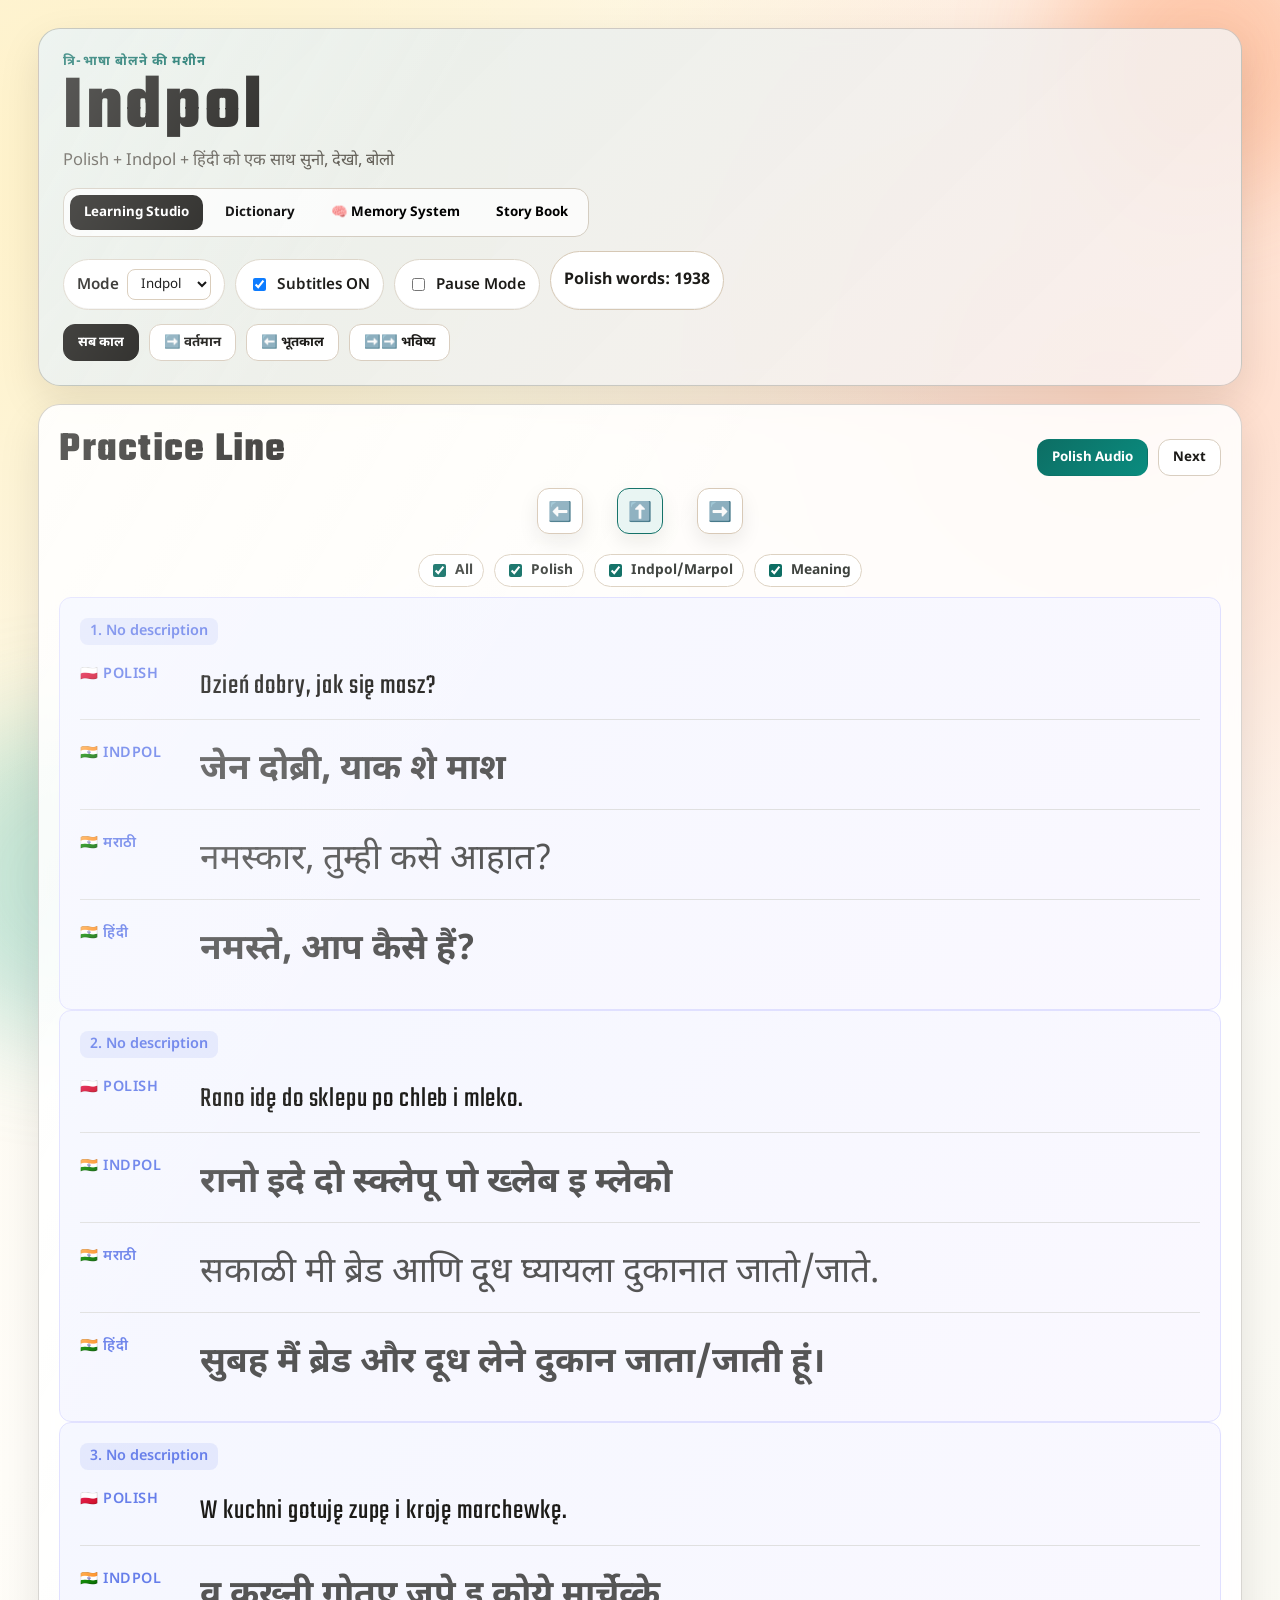
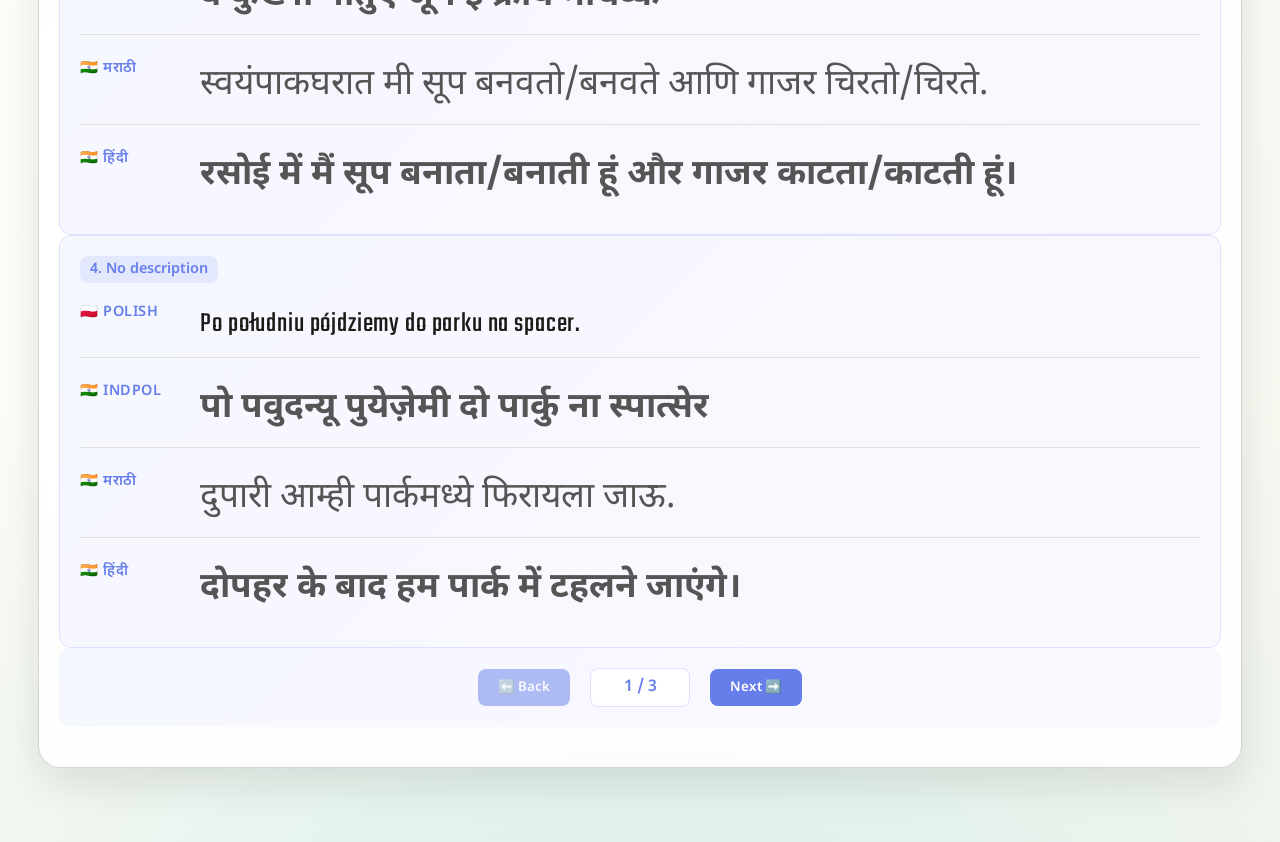
<file: index.html>
<!doctype html>
<html lang="hi">
<head>
  <meta charset="UTF-8" />
  <meta name="viewport" content="width=device-width, initial-scale=1.0" />
  <title>Indpol Learning Studio</title>
  <link rel="preconnect" href="https://fonts.googleapis.com" />
  <link rel="preconnect" href="https://fonts.gstatic.com" crossorigin />
  <link href="https://fonts.googleapis.com/css2?family=Teko:wght@400;500;700&family=Noto+Sans+Devanagari:wght@400;600;700&display=swap" rel="stylesheet" />
  <link rel="stylesheet" href="./styles.css" />
</head>
<body>
  <div class="bg-orb orb-a"></div>
  <div class="bg-orb orb-b"></div>

  <main class="layout">
    <header class="hero panel">
      <p class="eyebrow">त्रि-भाषा बोलने की मशीन</p>
      <h1>Indpol</h1>
      <p class="subtitle">Polish + Indpol + हिंदी को एक साथ सुनो, देखो, बोलो</p>

      <div class="tab-row" role="tablist" aria-label="Indpol Sections">
        <button class="tab-btn active" id="tabLearning" data-tab="learning" role="tab" aria-selected="true">Learning Studio</button>
        <button class="tab-btn" id="tabDictionary" data-tab="dictionary" role="tab" aria-selected="false">Dictionary</button>
        <button class="tab-btn" id="tabMemory" data-tab="memory" role="tab" aria-selected="false">🧠 Memory System</button>
        <button class="tab-btn" id="tabStory" data-tab="story" role="tab" aria-selected="false">Story Book</button>
      </div>

      <div class="controls">
        <label class="switch">
          <span>Mode</span>
          <select id="learningModeSelect" class="mode-select">
            <option value="indpol">Indpol</option>
            <option value="marpol">Marpol</option>
          </select>
        </label>
        <label class="switch">
          <input type="checkbox" id="subtitleToggle" checked />
          <span>Subtitles ON</span>
        </label>
        <label class="switch">
          <input type="checkbox" id="pauseToggle" />
          <span>Pause Mode</span>
        </label>
        <span class="word-count" id="wordCountBadge">Polish words: 0</span>
      </div>

      <div class="tense-row">
        <button class="tense-btn active" data-tense="all">सब काल</button>
        <button class="tense-btn" data-tense="present">➡️ वर्तमान</button>
        <button class="tense-btn" data-tense="past">⬅️ भूतकाल</button>
        <button class="tense-btn" data-tense="future">➡️➡️ भविष्य</button>
      </div>
    </header>

    <section id="learningView" class="view-block">
      <section class="panel practice" aria-live="polite">
        <div class="practice-head">
          <h2>Practice Line</h2>
          <div class="btn-row">
            <button id="playPolish" class="btn primary">Polish Audio</button>
            <button id="nextLine" class="btn">Next</button>
          </div>
        </div>

        <div class="arrow-tense-bar" aria-label="Quick tense arrows">
          <button id="arrowPast" class="arrow-btn" title="Past">⬅️</button>
          <button id="arrowPresent" class="arrow-btn active" title="Present">⬆️</button>
          <button id="arrowFuture" class="arrow-btn" title="Future">➡️</button>
        </div>

        <div class="line-visibility-controls" aria-label="Practice line languages">
          <label class="mini-switch"><input id="showAllLanguages" type="checkbox" checked />All</label>
          <label class="mini-switch"><input id="showPolishLine" type="checkbox" checked />Polish</label>
          <label class="mini-switch"><input id="showPronLine" type="checkbox" checked />Indpol/Marpol</label>
          <label class="mini-switch"><input id="showMeaningLine" type="checkbox" checked />Meaning</label>
        </div>

        <div id="sentencesContainer" class="sentences-container"></div>

        <div class="pagination-controls">
          <button id="prevBatch" class="btn secondary">⬅️ Back</button>
          <span id="batchCounter" class="batch-counter">1 / 10</span>
          <button id="nextBatch" class="btn secondary">Next ➡️</button>
        </div>

        <div id="pausePrompt" class="pause-prompt hidden">
          <p>अब आप बोलिए। बोलने के बाद नीचे दबाइए:</p>
          <button id="continueBtn" class="btn primary">मैंने बोल लिया</button>
        </div>
      </section>

    </section>

    <section id="dictionaryView" class="view-block hidden">
      <section class="panel dictionary">
        <div class="practice-head">
          <h2>Dictionary <span id="dictCount">(Loading...)</span></h2>
          <small>किसी शब्द पर क्लिक करें - सभी शब्द यहाँ हैं</small>
        </div>
        <div id="wordGrid" class="word-grid"></div>
      </section>

      <aside class="panel memory" id="memoryPanel">
        <h2>Word Memory</h2>
        <p class="hint">शब्द चुनो: memory scene दिखेगा</p>
        <div id="wordDetails" class="details muted">अभी कोई शब्द चुना नहीं गया।</div>
      </aside>
    </section>

    <section id="storyView" class="view-block hidden">
      <section class="panel story-creator">
        <div class="practice-head">
          <h2>Story Book Creator</h2>
          <small>Story डालो, scenes बनाओ, save करो</small>
        </div>

        <div class="story-form-grid">
          <label>
            शीर्षक
            <input id="storyTitle" class="text-input" type="text" placeholder="जैसे: बस स्टॉप पर पहला दिन" />
          </label>
          <label>
            Level
            <select id="storyLevel" class="text-input">
              <option value="A1">A1</option>
              <option value="A2">A2</option>
              <option value="B1">B1</option>
              <option value="B2">B2</option>
            </select>
          </label>
        </div>

        <label>
          ElevenLabs API Key
          <input id="elevenApiKey" class="text-input" type="password" placeholder="xi-api-key" />
        </label>

        <label>
          ElevenLabs Voice ID
          <input id="elevenVoiceId" class="text-input" type="text" value="EXAVITQu4vr4xnSDxMaL" />
        </label>

        <label>
          Story Input
          <textarea id="storyInput" class="text-area" rows="10" placeholder="हर scene के लिए 3 लाइन दें:\nहिंदपोल\nPolish\nहिंदी/मराठी अर्थ\n\nअगला scene..."></textarea>
        </label>

        <div class="btn-row">
          <button id="buildStoryBtn" class="btn primary">Story Book बनाओ</button>
          <button id="saveStoryBtn" class="btn">Save Story Book</button>
        </div>
      </section>

      <section class="panel story-library">
        <div class="practice-head">
          <h2>Saved Story Books</h2>
          <small>Level-wise progressive collection</small>
        </div>
        <div id="storyLibrary" class="story-library-grid"></div>
      </section>

      <section class="panel story-output">
        <div class="practice-head">
          <h2 id="storyBookHeading">Story Preview</h2>
          <div class="btn-row">
            <button id="playStoryAudioBtn" class="btn primary">11Labs Audio</button>
            <button id="stopStoryAudioBtn" class="btn">Audio Stop</button>
          </div>
        </div>

        <div class="legend">
          <span class="badge color-future">🔴 काल/इरादा</span>
          <span class="badge color-action">🔵 क्रिया</span>
          <span class="badge color-noun">🟣 वस्तु/संज्ञा</span>
        </div>

        <div id="storyScenes" class="story-scenes"></div>
      </section>
    </section>

    <section id="memoryView" class="view-block hidden">
      <div class="memory-system-container">
        <aside class="memory-sidebar" id="memorySidebar"></aside>
        <div class="memory-content">
          <div id="memoryWelcome" class="memory-welcome">
            <h2>🧠 Harry Lorayne Memory System</h2>
            <p>बाईं ओर से कोई शब्द चुनो - memory trick दिखेगा!</p>
          </div>
          <div id="memoryWordDisplay"></div>
        </div>
      </div>
    </section>
  </main>

  <script src="./app.js"></script>
</body>
</html>
</file>
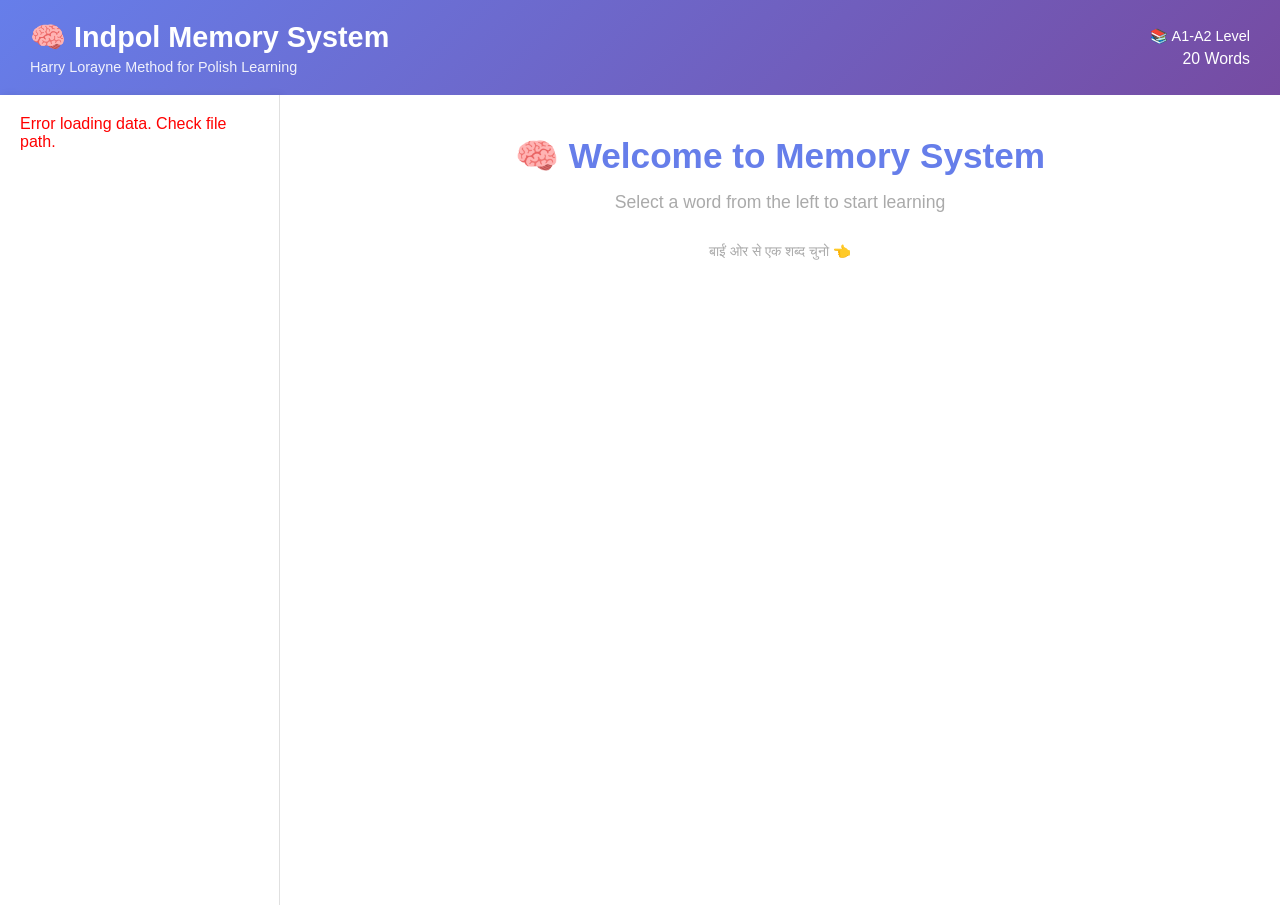
<file: memory-system.html>
<!DOCTYPE html>
<html lang="en">
<head>
    <meta charset="UTF-8">
    <meta name="viewport" content="width=device-width, initial-scale=1.0">
    <title>Indpol Memory System - Harry Lorayne Method</title>
    <style>
        * {
            margin: 0;
            padding: 0;
            box-sizing: border-box;
        }

        body {
            font-family: 'Segoe UI', Tahoma, Geneva, Verdana, sans-serif;
            background: #f5f5f5;
            color: #333;
            height: 100vh;
            overflow: hidden;
        }

        /* HEADER */
        .app-header {
            background: linear-gradient(135deg, #667eea 0%, #764ba2 100%);
            color: white;
            padding: 20px 30px;
            box-shadow: 0 4px 12px rgba(0, 0, 0, 0.15);
            z-index: 100;
        }

        .header-content {
            display: flex;
            justify-content: space-between;
            align-items: center;
            max-width: 1400px;
            margin: 0 auto;
        }

        .header-left h1 {
            font-size: 1.8em;
            margin-bottom: 5px;
        }

        .header-left p {
            font-size: 0.9em;
            opacity: 0.9;
        }

        .header-stats {
            text-align: right;
            font-size: 0.9em;
        }

        /* MAIN LAYOUT */
        .main-content {
            display: flex;
            height: calc(100vh - 90px);
            max-width: 1400px;
            margin: 0 auto;
        }

        /* LEFT SIDEBAR - FIXED NAVIGATION */
        .left-sidebar {
            width: 280px;
            background: white;
            border-right: 1px solid #e0e0e0;
            overflow-y: auto;
            box-shadow: 2px 0 8px rgba(0, 0, 0, 0.08);
        }

        .nav-section {
            padding: 15px 0;
            border-bottom: 1px solid #f0f0f0;
        }

        .nav-section-title {
            padding: 10px 20px;
            font-weight: bold;
            color: #667eea;
            font-size: 0.9em;
            text-transform: uppercase;
            letter-spacing: 1px;
        }

        .nav-item {
            padding: 12px 20px;
            cursor: pointer;
            border-left: 4px solid transparent;
            transition: all 0.3s;
            display: flex;
            justify-content: space-between;
            align-items: center;
            font-size: 0.95em;
        }

        .nav-item:hover {
            background: #f8f9ff;
            border-left-color: #667eea;
            color: #667eea;
        }

        .nav-item.active {
            background: linear-gradient(90deg, #667eea15, transparent);
            border-left-color: #667eea;
            font-weight: 600;
            color: #667eea;
        }

        .nav-item-number {
            font-size: 0.8em;
            background: #f0f0f0;
            padding: 2px 8px;
            border-radius: 10px;
            color: #999;
        }

        .nav-item.active .nav-item-number {
            background: #667eea;
            color: white;
        }

        /* RIGHT CONTENT AREA */
        .right-content {
            flex: 1;
            background: white;
            overflow-y: auto;
            padding: 0;
        }

        .content-container {
            padding: 40px 50px;
        }

        .word-display {
            display: none;
            animation: fadeInRight 0.4s ease-out;
        }

        .word-display.active {
            display: block;
        }

        /* WELCOME SCREEN */
        .welcome-screen {
            display: flex;
            flex-direction: column;
            justify-content: center;
            align-items: center;
            height: 100%;
            text-align: center;
            color: #999;
        }

        .welcome-screen h2 {
            font-size: 2.2em;
            color: #667eea;
            margin-bottom: 15px;
        }

        .welcome-screen p {
            font-size: 1.1em;
            margin-bottom: 10px;
            color: #aaa;
        }

        /* WORD DISPLAY */
        .word-display-header {
            border-bottom: 3px solid #667eea;
            padding-bottom: 20px;
            margin-bottom: 30px;
        }

        .word-display-title {
            font-size: 3em;
            font-weight: bold;
            color: #667eea;
            margin-bottom: 10px;
            letter-spacing: 2px;
        }

        .word-display-id {
            font-size: 0.9em;
            color: #999;
            font-style: italic;
        }

        .pronunciation-guide {
            font-size: 1.1em;
            color: #667eea;
            margin-top: 8px;
            font-weight: 500;
        }

        .grid-2 {
            display: grid;
            grid-template-columns: 1fr 1fr;
            gap: 30px;
        }

        .section-box {
            background: #f9f9f9;
            padding: 20px;
            border-radius: 10px;
            border-left: 5px solid #667eea;
        }

        .section-title {
            font-weight: bold;
            color: #667eea;
            margin-bottom: 15px;
            font-size: 0.95em;
            text-transform: uppercase;
            letter-spacing: 1px;
        }

        .meaning-row {
            display: flex;
            justify-content: space-between;
            padding: 10px 0;
            border-bottom: 1px solid #eee;
            font-size: 0.95em;
        }

        .meaning-row:last-child {
            border-bottom: none;
        }

        .meaning-label {
            font-weight: 600;
            color: #555;
            min-width: 120px;
        }

        .meaning-value {
            color: #333;
            font-weight: 500;
            text-align: right;
        }

        /* INDPOL SECTION */
        .indpol-section {
            margin-top: 30px;
            background: linear-gradient(135deg, #f5f7ff 0%, #f9f5ff 100%);
            padding: 20px;
            border-radius: 10px;
            border-left: 5px solid #764ba2;
        }

        .indpol-row {
            display: flex;
            justify-content: space-between;
            padding: 12px 0;
            border-bottom: 1px solid rgba(102, 126, 234, 0.2);
            font-size: 1em;
        }

        .indpol-row:last-child {
            border-bottom: none;
        }

        .indpol-label {
            font-weight: 600;
            color: #764ba2;
        }

        .indpol-text {
            font-size: 1.2em;
            color: #333;
            font-weight: 500;
        }

        /* MEMORY TRICK */
        .memory-trick-box {
            margin-top: 30px;
            background: linear-gradient(135deg, #fff5e6 0%, #ffe6f0 100%);
            border-left: 5px solid #ff9800;
            padding: 25px;
            border-radius: 10px;
            font-size: 0.98em;
            line-height: 1.8;
            color: #333;
        }

        .memory-trick-title {
            font-weight: bold;
            color: #ff9800;
            margin-bottom: 15px;
            font-size: 1.05em;
        }

        .memory-trick-content {
            white-space: pre-wrap;
            font-family: 'Segoe UI', sans-serif;
        }

        /* ANIMATIONS */
        @keyframes fadeInRight {
            from {
                opacity: 0;
                transform: translateX(20px);
            }
            to {
                opacity: 1;
                transform: translateX(0);
            }
        }

        @keyframes fadeIn {
            from {
                opacity: 0;
            }
            to {
                opacity: 1;
            }
        }

        /* SCROLLBAR */
        ::-webkit-scrollbar {
            width: 8px;
        }

        ::-webkit-scrollbar-track {
            background: #f1f1f1;
        }

        ::-webkit-scrollbar-thumb {
            background: #667eea;
            border-radius: 4px;
        }

        ::-webkit-scrollbar-thumb:hover {
            background: #764ba2;
        }

        /* RESPONSIVE */
        @media (max-width: 1024px) {
            .grid-2 {
                grid-template-columns: 1fr;
            }

            .left-sidebar {
                width: 240px;
            }

            .content-container {
                padding: 30px 35px;
            }
        }

        @media (max-width: 768px) {
            .main-content {
                flex-direction: column;
                height: auto;
            }

            .left-sidebar {
                width: 100%;
                border-right: none;
                border-bottom: 1px solid #e0e0e0;
                max-height: 200px;
                display: flex;
                overflow-x: auto;
            }

            .nav-section {
                display: flex;
                border-bottom: none;
                border-right: 1px solid #f0f0f0;
            }

            .right-content {
                max-height: 600px;
            }

            .content-container {
                padding: 20px;
            }

            .word-display-title {
                font-size: 2em;
            }
        }
    </style>
</head>
<body>
    <!-- HEADER -->
    <div class="app-header">
        <div class="header-content">
            <div class="header-left">
                <h1>🧠 Indpol Memory System</h1>
                <p>Harry Lorayne Method for Polish Learning</p>
            </div>
            <div class="header-stats">
                <div>📚 A1-A2 Level</div>
                <div style="font-size: 1.1em; margin-top: 5px;">20 Words</div>
            </div>
        </div>
    </div>

    <!-- MAIN LAYOUT -->
    <div class="main-content">
        <!-- LEFT SIDEBAR -->
        <div class="left-sidebar" id="sidebar"></div>

        <!-- RIGHT CONTENT -->
        <div class="right-content">
            <div class="content-container">
                <div class="welcome-screen" id="welcomeScreen">
                    <h2>🧠 Welcome to Memory System</h2>
                    <p>Select a word from the left to start learning</p>
                    <p style="margin-top: 20px; font-size: 0.9em;">बाईं ओर से एक शब्द चुनो 👈</p>
                </div>
                <div id="wordsDisplay"></div>
            </div>
        </div>
    </div>

    <script>
        let allWords = [];
        let currentWordIndex = -1;

        async function loadMemoryWords() {
            try {
                const response = await fetch('../data/indpol_memory_system_a1a2.json');
                const data = await response.json();
                allWords = data.words;
                
                buildSidebar();
                
            } catch (error) {
                console.error('Error loading memory words:', error);
                document.getElementById('sidebar').innerHTML = 
                    '<p style="padding: 20px; color: red;">Error loading data. Check file path.</p>';
            }
        }

        function buildSidebar() {
            const sidebar = document.getElementById('sidebar');
            sidebar.innerHTML = '<div class="nav-section"><div class="nav-section-title">📚 All Words</div></div>';
            
            const section = sidebar.querySelector('.nav-section');
            
            allWords.forEach((word, index) => {
                const item = document.createElement('div');
                item.className = 'nav-item';
                item.innerHTML = `
                    <span>${word.polish}</span>
                    <span class="nav-item-number">${index + 1}</span>
                `;
                
                item.addEventListener('click', () => {
                    selectWord(index);
                });
                
                section.appendChild(item);
            });
        }

        function selectWord(index) {
            currentWordIndex = index;
            
            // Update active state in sidebar
            document.querySelectorAll('.nav-item').forEach((item, i) => {
                item.classList.toggle('active', i === index);
            });
            
            // Hide welcome screen
            document.getElementById('welcomeScreen').style.display = 'none';
            
            // Display word
            displayWord(index);
        }

        function displayWord(index) {
            const word = allWords[index];
            const displaysContainer = document.getElementById('wordsDisplay');
            
            displaysContainer.innerHTML = `
                <div class="word-display active">
                    <!-- HEADER -->
                    <div class="word-display-header">
                        <div class="word-display-id">Word #${index + 1} of ${allWords.length}</div>
                        <div class="word-display-title">${word.polish}</div>
                        <div class="pronunciation-guide">/${word.pronunciation_guide}/</div>
                    </div>

                    <!-- INDPOL SECTION -->
                    <div class="indpol-section">
                        <div class="section-title">🇮🇳 Pronunciation</div>
                        <div class="indpol-row">
                            <span class="indpol-label">Hindi Script:</span>
                            <span class="indpol-text">${word.indpol_hindi}</span>
                        </div>
                        <div class="indpol-row">
                            <span class="indpol-label">Marathi Script:</span>
                            <span class="indpol-text">${word.indpol_marathi}</span>
                        </div>
                    </div>

                    <!-- MEANINGS -->
                    <div class="grid-2" style="margin-top: 30px;">
                        <div class="section-box">
                            <div class="section-title">📖 Meanings</div>
                            <div class="meaning-row">
                                <span class="meaning-label">Hindi:</span>
                                <span class="meaning-value">${word.hindi_meaning}</span>
                            </div>
                            <div class="meaning-row">
                                <span class="meaning-label">Marathi:</span>
                                <span class="meaning-value">${word.marathi_meaning}</span>
                            </div>
                            <div class="meaning-row">
                                <span class="meaning-label">English:</span>
                                <span class="meaning-value">${word.english}</span>
                            </div>
                        </div>

                        <!-- NAVIGATION BUTTONS -->
                        <div style="display: flex; flex-direction: column; gap: 10px;">
                            <button onclick="selectWord(${Math.max(0, index - 1)})" 
                                    style="padding: 12px 20px; background: #667eea; color: white; border: none; border-radius: 8px; cursor: pointer; font-weight: 600; ${index === 0 ? 'opacity: 0.5; cursor: not-allowed;' : ''}">
                                ⬅️ Previous
                            </button>
                            <button onclick="selectWord(${Math.min(allWords.length - 1, index + 1)})" 
                                    style="padding: 12px 20px; background: #667eea; color: white; border: none; border-radius: 8px; cursor: pointer; font-weight: 600; ${index === allWords.length - 1 ? 'opacity: 0.5; cursor: not-allowed;' : ''}">
                                Next ➡️
                            </button>
                            <div style="background: #f0f0f0; padding: 10px; border-radius: 8px; text-align: center; font-weight: 600; color: #667eea;">
                                ${index + 1} / ${allWords.length}
                            </div>
                        </div>
                    </div>

                    <!-- MEMORY TRICK -->
                    <div class="memory-trick-box">
                        <div class="memory-trick-title">🧠 Harry Lorayne Memory Trick:</div>
                        <div class="memory-trick-content">${word.memory_trick}</div>
                    </div>
                </div>
            `;
        }

        document.addEventListener('DOMContentLoaded', loadMemoryWords);
    </script>
</body>
</html>
</file>
<file: styles.css>
:root {
  --bg: #fffdf8;
  --ink: #1c1b18;
  --panel: rgba(255, 255, 255, 0.86);
  --panel-border: rgba(56, 47, 30, 0.2);
  --accent: #0d6e64;
  --accent-2: #ca4f36;
  --future: #be2323;
  --action: #185ec7;
  --noun: #6e46bf;
  --muted: #5e5a52;
  --shadow: 0 16px 42px rgba(21, 18, 10, 0.1);
}

* {
  box-sizing: border-box;
}

body {
  margin: 0;
  min-height: 100vh;
  color: var(--ink);
  font-family: "Noto Sans Devanagari", sans-serif;
  background:
    radial-gradient(circle at 7% 7%, #fff2c9 0, transparent 35%),
    radial-gradient(circle at 87% 16%, #ffd8c5 0, transparent 27%),
    radial-gradient(circle at 50% 110%, #d8efe9 0, transparent 33%),
    linear-gradient(140deg, #fcf6e8 0, #fffdf8 42%, #f6f6ef 100%);
  overflow-x: hidden;
}

.bg-orb {
  position: fixed;
  border-radius: 999px;
  filter: blur(55px);
  opacity: 0.4;
  z-index: -1;
}

.orb-a {
  width: 290px;
  height: 290px;
  background: #ff8f58;
  top: -90px;
  right: -70px;
}

.orb-b {
  width: 320px;
  height: 320px;
  background: #70c7b8;
  bottom: -140px;
  left: -90px;
}

.layout {
  width: min(1320px, 94vw);
  margin: 28px auto 38px;
  display: grid;
  gap: 18px;
  grid-template-columns: 1fr;
  grid-template-areas:
    "hero"
    "practice"
    "dictionary"
    "memory";
}

.view-block {
  display: contents;
}

.panel {
  background: var(--panel);
  border: 1px solid var(--panel-border);
  border-radius: 22px;
  padding: 20px;
  box-shadow: var(--shadow);
  backdrop-filter: blur(10px);
  position: relative;
  overflow: hidden;
}

.panel::before {
  content: "";
  position: absolute;
  inset: 0;
  pointer-events: none;
  background: linear-gradient(120deg, rgba(255, 255, 255, 0.3), transparent 32%);
}

.hero {
  grid-area: hero;
  padding: 24px;
  background:
    linear-gradient(135deg, rgba(13, 110, 100, 0.1), rgba(202, 79, 54, 0.07)),
    var(--panel);
}

.practice {
  grid-area: practice;
}

.memory {
  grid-area: memory;
}

.dictionary {
  grid-area: dictionary;
  min-height: 68vh;
  display: flex;
  flex-direction: column;
}

.eyebrow {
  margin: 0;
  letter-spacing: 0.08em;
  text-transform: uppercase;
  color: var(--accent);
  font-size: 0.82rem;
  font-weight: 700;
}

h1,
h2,
h3 {
  margin: 0;
  font-family: "Teko", sans-serif;
  letter-spacing: 0.03em;
}

h1 {
  font-size: clamp(2.6rem, 6vw, 5rem);
  line-height: 0.9;
  margin-top: 4px;
}

h2 {
  font-size: clamp(1.8rem, 3.3vw, 2.6rem);
  line-height: 0.9;
}

.subtitle {
  margin: 7px 0 0;
  color: var(--muted);
  font-size: 1.03rem;
}

.tab-row {
  display: inline-flex;
  gap: 8px;
  margin-top: 16px;
  padding: 6px;
  border-radius: 14px;
  border: 1px solid #d4cdc1;
  background: rgba(255, 255, 255, 0.75);
}

.tab-btn {
  border: 1px solid transparent;
  background: transparent;
  padding: 8px 13px;
  border-radius: 10px;
  font-weight: 700;
  font-family: "Noto Sans Devanagari", sans-serif;
  cursor: pointer;
}

.tab-btn.active {
  background: var(--ink);
  color: #fff;
}

.controls,
.tense-row,
.btn-row {
  display: flex;
  flex-wrap: wrap;
  gap: 10px;
  margin-top: 14px;
}

.switch {
  display: inline-flex;
  align-items: center;
  gap: 8px;
  padding: 9px 13px;
  border-radius: 999px;
  background: #fff;
  border: 1px solid #ddd6ca;
  font-size: 0.95rem;
  box-shadow: inset 0 -1px 0 rgba(30, 25, 15, 0.05);
}

.mode-select {
  border: 1px solid #d6c8b5;
  background: #fff;
  border-radius: 8px;
  padding: 5px 9px;
  font-family: "Noto Sans Devanagari", sans-serif;
}

.word-count {
  display: inline-flex;
  align-items: center;
  padding: 9px 13px;
  border-radius: 999px;
  border: 1px solid #d6c8b5;
  background: #fff;
  font-weight: 700;
  box-shadow: inset 0 -1px 0 rgba(30, 25, 15, 0.05);
}

.tense-btn,
.btn {
  border: 1px solid #d9cec0;
  background: #fff;
  color: var(--ink);
  border-radius: 12px;
  padding: 9px 14px;
  cursor: pointer;
  font-weight: 700;
  font-family: "Noto Sans Devanagari", sans-serif;
  transition: transform 160ms ease, background 160ms ease, color 160ms ease, box-shadow 160ms ease;
}

.tense-btn:hover,
.btn:hover {
  transform: translateY(-1px);
  background: #fffaf1;
  box-shadow: 0 8px 18px rgba(27, 22, 14, 0.09);
}

.tense-btn.active {
  background: var(--ink);
  color: #fff;
  border-color: var(--ink);
}

.btn.primary {
  background: linear-gradient(135deg, var(--accent), #0a8c7f);
  color: #fff;
  border-color: transparent;
}

.practice-head {
  display: flex;
  align-items: center;
  justify-content: space-between;
  gap: 9px;
  margin-bottom: 12px;
}

.arrow-tense-bar {
  display: flex;
  justify-content: center;
  gap: 34px;
  margin: 6px 0 12px;
}

.arrow-btn {
  width: 46px;
  height: 46px;
  border-radius: 12px;
  border: 1px solid #d8c9b7;
  background: #fff;
  cursor: pointer;
  font-size: 1.2rem;
  line-height: 1;
  box-shadow: 0 8px 20px rgba(26, 20, 11, 0.08);
  transition: transform 140ms ease, background 140ms ease, border-color 140ms ease;
}

.arrow-btn:hover {
  transform: translateY(-1px);
  background: #fff8ec;
}

.arrow-btn.active {
  border-color: var(--accent);
  background: #e8f5f3;
}

.line-visibility-controls {
  display: flex;
  flex-wrap: wrap;
  justify-content: center;
  gap: 10px;
  margin: 0 0 10px;
}

.mini-switch {
  display: inline-flex;
  align-items: center;
  gap: 6px;
  padding: 6px 10px;
  border-radius: 999px;
  border: 1px solid #ddd2c2;
  background: #fff;
  font-size: 0.86rem;
  font-weight: 700;
  color: #3f433f;
}

.mini-switch input {
  accent-color: var(--accent);
}

.line-card {
  background: #fff;
  border: 1px solid #e6ddd0;
  border-radius: 16px;
  padding: 15px;
  margin-top: 8px;
  animation: rise 350ms ease;
}

.line {
  margin: 9px 0;
  padding-left: 12px;
  border-left: 4px solid #ece1d2;
}

.hindpol {
  font-size: clamp(1.7rem, 2.8vw, 2.2rem);
  color: #6d2f00;
  font-weight: 700;
}

.polish {
  font-family: "Teko", sans-serif;
  letter-spacing: 0.03em;
  font-size: clamp(1.45rem, 2.2vw, 1.85rem);
  line-height: 0.9;
}

.hindi {
  color: #212420;
  font-size: clamp(1.7rem, 2.8vw, 2.2rem);
  font-weight: 700;
  line-height: 1.45;
}

.meaning-map {
  margin-top: 15px;
}

.legend,
.tokens {
  display: flex;
  flex-wrap: wrap;
  gap: 8px;
  margin-top: 9px;
}

.badge,
.token {
  border-radius: 999px;
  padding: 7px 11px;
  font-size: 0.9rem;
  border: 1px solid transparent;
}

.line .token {
  display: inline;
  margin-right: 8px;
  margin-bottom: 0;
  padding: 0;
  border: 0;
  border-radius: 0;
  background: transparent;
  font-size: inherit;
  line-height: inherit;
  font-weight: 700;
}

.hindi .meaning-token {
  display: inline-block;
  margin-right: 10px;
  white-space: nowrap;
}

.color-future {
  background: #ffe4e4;
  border-color: #f3afaf;
  color: var(--future);
}

.color-action {
  background: #e5eeff;
  border-color: #b1c7fb;
  color: var(--action);
}

.color-noun {
  background: #eee5ff;
  border-color: #cfb9ff;
  color: var(--noun);
}

.pause-prompt {
  margin-top: 12px;
  padding: 13px;
  border-radius: 12px;
  background: #fff3d7;
  border: 1px dashed #e1b764;
}

.dictionary .practice-head {
  position: sticky;
  top: 0;
  z-index: 2;
  padding: 10px 0 12px;
  background: linear-gradient(180deg, rgba(255, 255, 255, 0.96), rgba(255, 255, 255, 0.84));
  backdrop-filter: blur(6px);
}

.dictionary .practice-head h2 {
  color: #2a241b;
}

.word-grid {
  margin-top: 4px;
  column-width: 280px;
  column-gap: 16px;
  max-height: 62vh;
  overflow: auto;
  padding-right: 6px;
}

.word-grid::-webkit-scrollbar {
  width: 10px;
}

.word-grid::-webkit-scrollbar-thumb {
  border-radius: 999px;
  background: rgba(92, 81, 59, 0.35);
}

.word-pill {
  width: 100%;
  text-align: left;
  border: 1px solid #dfd4c5;
  background:
    linear-gradient(180deg, #fffefb, #fff8ef 100%);
  border-radius: 12px;
  padding: 11px;
  cursor: pointer;
  margin: 0 0 12px;
  break-inside: avoid;
  transition: transform 140ms ease, border-color 140ms ease, box-shadow 140ms ease;
}

.word-pill:hover {
  transform: translateY(-1px);
  border-color: #cbb89e;
  box-shadow: 0 10px 20px rgba(25, 20, 11, 0.08);
}

.word-pill .small {
  display: block;
  color: var(--muted);
  margin-top: 3px;
  font-size: 0.85rem;
}

.details {
  margin-top: 8px;
  line-height: 1.56;
}

.details .pol {
  font-family: "Teko", sans-serif;
  font-size: 1.8rem;
  line-height: 1;
}

.story-creator {
  grid-column: 1 / 2;
}

.story-library {
  grid-column: 1 / 2;
}

.story-output {
  grid-column: 2 / 3;
  grid-row: 1 / span 2;
}

.story-form-grid {
  display: grid;
  grid-template-columns: repeat(2, minmax(0, 1fr));
  gap: 10px;
  margin-bottom: 10px;
}

label {
  display: block;
  font-weight: 600;
  margin-top: 8px;
}

.text-input,
.text-area {
  width: 100%;
  margin-top: 6px;
  border-radius: 10px;
  border: 1px solid #d9cbbb;
  padding: 10px;
  font-size: 0.95rem;
  font-family: "Noto Sans Devanagari", sans-serif;
  background: #fff;
}

.story-library-grid {
  display: grid;
  grid-template-columns: repeat(auto-fill, minmax(190px, 1fr));
  gap: 10px;
}

.book-card {
  border-radius: 12px;
  border: 1px solid #e0d3c2;
  background: #fff;
  padding: 10px;
}

.book-meta {
  color: var(--muted);
  font-size: 0.88rem;
}

.story-scenes {
  margin-top: 10px;
  display: grid;
  gap: 12px;
}

.scene {
  border: 1px solid #e4d5c4;
  background: #fff;
  border-radius: 14px;
  overflow: hidden;
}

.scene-img-wrap {
  height: 200px;
  background: linear-gradient(120deg, #f7ddb0 0, #f8ead0 50%, #d4ede8 100%);
}

.scene-img {
  width: 100%;
  height: 100%;
  object-fit: cover;
  display: block;
}

.scene-body {
  padding: 12px;
}

.scene-header {
  display: flex;
  align-items: center;
  justify-content: space-between;
  gap: 8px;
}

.scene-arrow {
  font-weight: 700;
  color: var(--accent);
}

.scene-audio {
  margin-top: 8px;
  width: 100%;
}

.muted {
  color: var(--muted);
}

.hidden {
  display: none;
}

@keyframes rise {
  from {
    transform: translateY(8px);
    opacity: 0;
  }
  to {
    transform: translateY(0);
    opacity: 1;
  }
}

@media (max-width: 1060px) {
  .layout {
    grid-template-columns: 1fr;
    grid-template-areas:
      "hero"
      "practice"
      "memory"
      "dictionary";
  }

  .word-grid {
    max-height: none;
    column-width: 240px;
  }

  .story-output,
  .story-library,
  .story-creator {
    grid-column: 1 / -1;
    grid-row: auto;
  }
}

@media (max-width: 700px) {
  .layout {
    width: min(96vw, 96vw);
  }

  .panel {
    padding: 16px;
    border-radius: 16px;
  }

  .story-form-grid {
    grid-template-columns: 1fr;
  }

  .word-grid {
    column-width: 100%;
    max-height: none;
  }

  .practice-head {
    align-items: flex-start;
    flex-direction: column;
  }
}
/ *   M e m o r y   S y s t e m   S t y l e s   * / 
 
 
 
 . m e m o r y - s y s t e m - c o n t a i n e r   { 
 
     d i s p l a y :   f l e x ; 
 
     h e i g h t :   1 0 0 % ; 
 
     g a p :   0 ; 
 
 } 
 
 
 
 . m e m o r y - s i d e b a r   { 
 
     w i d t h :   2 8 0 p x ; 
 
     b a c k g r o u n d :   w h i t e ; 
 
     b o r d e r - r i g h t :   1 p x   s o l i d   # e 0 e 0 e 0 ; 
 
     o v e r f l o w - y :   a u t o ; 
 
     b o x - s h a d o w :   2 p x   0   8 p x   r g b a ( 0 ,   0 ,   0 ,   0 . 0 8 ) ; 
 
 } 
 
 
 
 . n a v - s e c t i o n   { 
 
     p a d d i n g :   1 5 p x   0 ; 
 
     b o r d e r - b o t t o m :   1 p x   s o l i d   # f 0 f 0 f 0 ; 
 
 } 
 
 
 
 . n a v - s e c t i o n - t i t l e   { 
 
     p a d d i n g :   1 0 p x   2 0 p x ; 
 
     f o n t - w e i g h t :   b o l d ; 
 
     c o l o r :   # 6 6 7 e e a ; 
 
     f o n t - s i z e :   0 . 9 e m ; 
 
     t e x t - t r a n s f o r m :   u p p e r c a s e ; 
 
     l e t t e r - s p a c i n g :   1 p x ; 
 
 } 
 
 
 
 . n a v - i t e m   { 
 
     p a d d i n g :   1 2 p x   2 0 p x ; 
 
     c u r s o r :   p o i n t e r ; 
 
     b o r d e r - l e f t :   4 p x   s o l i d   t r a n s p a r e n t ; 
 
     t r a n s i t i o n :   a l l   0 . 3 s ; 
 
     d i s p l a y :   f l e x ; 
 
     j u s t i f y - c o n t e n t :   s p a c e - b e t w e e n ; 
 
     a l i g n - i t e m s :   c e n t e r ; 
 
     f o n t - s i z e :   0 . 9 5 e m ; 
 
 } 
 
 
 
 . n a v - i t e m : h o v e r   { 
 
     b a c k g r o u n d :   # f 8 f 9 f f ; 
 
     b o r d e r - l e f t - c o l o r :   # 6 6 7 e e a ; 
 
     c o l o r :   # 6 6 7 e e a ; 
 
 } 
 
 
 
 . n a v - i t e m . a c t i v e   { 
 
     b a c k g r o u n d :   l i n e a r - g r a d i e n t ( 9 0 d e g ,   # 6 6 7 e e a 1 5 ,   t r a n s p a r e n t ) ; 
 
     b o r d e r - l e f t - c o l o r :   # 6 6 7 e e a ; 
 
     f o n t - w e i g h t :   6 0 0 ; 
 
     c o l o r :   # 6 6 7 e e a ; 
 
 } 
 
 
 
 . n a v - i t e m - n u m b e r   { 
 
     f o n t - s i z e :   0 . 8 e m ; 
 
     b a c k g r o u n d :   # f 0 f 0 f 0 ; 
 
     p a d d i n g :   2 p x   8 p x ; 
 
     b o r d e r - r a d i u s :   1 0 p x ; 
 
     c o l o r :   # 9 9 9 ; 
 
 } 
 
 
 
 . n a v - i t e m . a c t i v e   . n a v - i t e m - n u m b e r   { 
 
     b a c k g r o u n d :   # 6 6 7 e e a ; 
 
     c o l o r :   w h i t e ; 
 
 } 
 
 
 
 . m e m o r y - c o n t e n t   { 
 
     f l e x :   1 ; 
 
     b a c k g r o u n d :   w h i t e ; 
 
     o v e r f l o w - y :   a u t o ; 
 
     p a d d i n g :   0 ; 
 
 } 
 
 
 
 . m e m o r y - w e l c o m e   { 
 
     d i s p l a y :   f l e x ; 
 
     f l e x - d i r e c t i o n :   c o l u m n ; 
 
     j u s t i f y - c o n t e n t :   c e n t e r ; 
 
     a l i g n - i t e m s :   c e n t e r ; 
 
     h e i g h t :   1 0 0 % ; 
 
     t e x t - a l i g n :   c e n t e r ; 
 
     c o l o r :   # 9 9 9 ; 
 
     p a d d i n g :   4 0 p x ; 
 
 } 
 
 
 
 . m e m o r y - w e l c o m e   h 2   { 
 
     f o n t - s i z e :   2 . 2 e m ; 
 
     c o l o r :   # 6 6 7 e e a ; 
 
     m a r g i n - b o t t o m :   1 5 p x ; 
 
 } 
 
 
 
 . m e m o r y - w e l c o m e   p   { 
 
     f o n t - s i z e :   1 . 1 e m ; 
 
     m a r g i n - b o t t o m :   1 0 p x ; 
 
     c o l o r :   # a a a ; 
 
 } 
 
 
 
 . w o r d - d i s p l a y   { 
 
     d i s p l a y :   n o n e ; 
 
     a n i m a t i o n :   f a d e I n R i g h t   0 . 4 s   e a s e - o u t ; 
 
     p a d d i n g :   4 0 p x   5 0 p x ; 
 
 } 
 
 
 
 . w o r d - d i s p l a y . a c t i v e   { 
 
     d i s p l a y :   b l o c k ; 
 
 } 
 
 
 
 . w o r d - d i s p l a y - h e a d e r   { 
 
     b o r d e r - b o t t o m :   3 p x   s o l i d   # 6 6 7 e e a ; 
 
     p a d d i n g - b o t t o m :   2 0 p x ; 
 
     m a r g i n - b o t t o m :   3 0 p x ; 
 
 } 
 
 
 
 . w o r d - d i s p l a y - i d   { 
 
     f o n t - s i z e :   0 . 9 e m ; 
 
     c o l o r :   # 9 9 9 ; 
 
     f o n t - s t y l e :   i t a l i c ; 
 
 } 
 
 
 
 . w o r d - d i s p l a y - t i t l e   { 
 
     f o n t - s i z e :   3 e m ; 
 
     f o n t - w e i g h t :   b o l d ; 
 
     c o l o r :   # 6 6 7 e e a ; 
 
     m a r g i n - b o t t o m :   1 0 p x ; 
 
     l e t t e r - s p a c i n g :   2 p x ; 
 
 } 
 
 
 
 . p r o n u n c i a t i o n - g u i d e   { 
 
     f o n t - s i z e :   1 . 1 e m ; 
 
     c o l o r :   # 6 6 7 e e a ; 
 
     m a r g i n - t o p :   8 p x ; 
 
     f o n t - w e i g h t :   5 0 0 ; 
 
 } 
 
 
 
 . g r i d - 2   { 
 
     d i s p l a y :   g r i d ; 
 
     g r i d - t e m p l a t e - c o l u m n s :   1 f r   1 f r ; 
 
     g a p :   3 0 p x ; 
 
     m a r g i n - t o p :   3 0 p x ; 
 
 } 
 
 
 
 . s e c t i o n - b o x   { 
 
     b a c k g r o u n d :   # f 9 f 9 f 9 ; 
 
     p a d d i n g :   2 0 p x ; 
 
     b o r d e r - r a d i u s :   1 0 p x ; 
 
     b o r d e r - l e f t :   5 p x   s o l i d   # 6 6 7 e e a ; 
 
 } 
 
 
 
 . s e c t i o n - t i t l e   { 
 
     f o n t - w e i g h t :   b o l d ; 
 
     c o l o r :   # 6 6 7 e e a ; 
 
     m a r g i n - b o t t o m :   1 5 p x ; 
 
     f o n t - s i z e :   0 . 9 5 e m ; 
 
     t e x t - t r a n s f o r m :   u p p e r c a s e ; 
 
     l e t t e r - s p a c i n g :   1 p x ; 
 
 } 
 
 
 
 . m e a n i n g - r o w   { 
 
     d i s p l a y :   f l e x ; 
 
     j u s t i f y - c o n t e n t :   s p a c e - b e t w e e n ; 
 
     p a d d i n g :   1 0 p x   0 ; 
 
     b o r d e r - b o t t o m :   1 p x   s o l i d   # e e e ; 
 
     f o n t - s i z e :   0 . 9 5 e m ; 
 
 } 
 
 
 
 . m e a n i n g - r o w : l a s t - c h i l d   { 
 
     b o r d e r - b o t t o m :   n o n e ; 
 
 } 
 
 
 
 . m e a n i n g - l a b e l   { 
 
     f o n t - w e i g h t :   6 0 0 ; 
 
     c o l o r :   # 5 5 5 ; 
 
     m i n - w i d t h :   1 2 0 p x ; 
 
 } 
 
 
 
 . m e a n i n g - v a l u e   { 
 
     c o l o r :   # 3 3 3 ; 
 
     f o n t - w e i g h t :   5 0 0 ; 
 
     t e x t - a l i g n :   r i g h t ; 
 
 } 
 
 
 
 . i n d p o l - s e c t i o n   { 
 
     b a c k g r o u n d :   l i n e a r - g r a d i e n t ( 1 3 5 d e g ,   # f 5 f 7 f f   0 % ,   # f 9 f 5 f f   1 0 0 % ) ; 
 
     p a d d i n g :   2 0 p x ; 
 
     b o r d e r - r a d i u s :   1 0 p x ; 
 
     b o r d e r - l e f t :   5 p x   s o l i d   # 7 6 4 b a 2 ; 
 
 } 
 
 
 
 . i n d p o l - r o w   { 
 
     d i s p l a y :   f l e x ; 
 
     j u s t i f y - c o n t e n t :   s p a c e - b e t w e e n ; 
 
     p a d d i n g :   1 2 p x   0 ; 
 
     b o r d e r - b o t t o m :   1 p x   s o l i d   r g b a ( 1 0 2 ,   1 2 6 ,   2 3 4 ,   0 . 2 ) ; 
 
     f o n t - s i z e :   1 e m ; 
 
 } 
 
 
 
 . i n d p o l - r o w : l a s t - c h i l d   { 
 
     b o r d e r - b o t t o m :   n o n e ; 
 
 } 
 
 
 
 . i n d p o l - l a b e l   { 
 
     f o n t - w e i g h t :   6 0 0 ; 
 
     c o l o r :   # 7 6 4 b a 2 ; 
 
 } 
 
 
 
 . i n d p o l - t e x t   { 
 
     f o n t - s i z e :   1 . 2 e m ; 
 
     c o l o r :   # 3 3 3 ; 
 
     f o n t - w e i g h t :   5 0 0 ; 
 
 } 
 
 
 
 . m e m o r y - t r i c k - b o x   { 
 
     m a r g i n - t o p :   3 0 p x ; 
 
     b a c k g r o u n d :   l i n e a r - g r a d i e n t ( 1 3 5 d e g ,   # f f f 5 e 6   0 % ,   # f f e 6 f 0   1 0 0 % ) ; 
 
     b o r d e r - l e f t :   5 p x   s o l i d   # f f 9 8 0 0 ; 
 
     p a d d i n g :   2 5 p x ; 
 
     b o r d e r - r a d i u s :   1 0 p x ; 
 
     f o n t - s i z e :   0 . 9 8 e m ; 
 
     l i n e - h e i g h t :   1 . 8 ; 
 
     c o l o r :   # 3 3 3 ; 
 
 } 
 
 
 
 . m e m o r y - t r i c k - t i t l e   { 
 
     f o n t - w e i g h t :   b o l d ; 
 
     c o l o r :   # f f 9 8 0 0 ; 
 
     m a r g i n - b o t t o m :   1 5 p x ; 
 
     f o n t - s i z e :   1 . 0 5 e m ; 
 
 } 
 
 
 
 . m e m o r y - t r i c k - c o n t e n t   { 
 
     w h i t e - s p a c e :   p r e - w r a p ; 
 
     f o n t - f a m i l y :   ' S e g o e   U I ' ,   s a n s - s e r i f ; 
 
 } 
 
 
 
 @ k e y f r a m e s   f a d e I n R i g h t   { 
 
     f r o m   { 
 
         o p a c i t y :   0 ; 
 
         t r a n s f o r m :   t r a n s l a t e X ( 2 0 p x ) ; 
 
     } 
 
     t o   { 
 
         o p a c i t y :   1 ; 
 
         t r a n s f o r m :   t r a n s l a t e X ( 0 ) ; 
 
     } 
 
 } 
 
 
 
 / *   S c r o l l b a r   * / 
 
 . m e m o r y - s i d e b a r : : - w e b k i t - s c r o l l b a r , 
 
 . m e m o r y - c o n t e n t : : - w e b k i t - s c r o l l b a r   { 
 
     w i d t h :   8 p x ; 
 
 } 
 
 
 
 . m e m o r y - s i d e b a r : : - w e b k i t - s c r o l l b a r - t r a c k , 
 
 . m e m o r y - c o n t e n t : : - w e b k i t - s c r o l l b a r - t r a c k   { 
 
     b a c k g r o u n d :   # f 1 f 1 f 1 ; 
 
 } 
 
 
 
 . m e m o r y - s i d e b a r : : - w e b k i t - s c r o l l b a r - t h u m b , 
 
 . m e m o r y - c o n t e n t : : - w e b k i t - s c r o l l b a r - t h u m b   { 
 
     b a c k g r o u n d :   # 6 6 7 e e a ; 
 
     b o r d e r - r a d i u s :   4 p x ; 
 
 } 
 
 
 
 . m e m o r y - s i d e b a r : : - w e b k i t - s c r o l l b a r - t h u m b : h o v e r , 
 
 . m e m o r y - c o n t e n t : : - w e b k i t - s c r o l l b a r - t h u m b : h o v e r   { 
 
     b a c k g r o u n d :   # 7 6 4 b a 2 ; 
 
 } 
 
 
 
 / *   R e s p o n s i v e   * / 
 
 @ m e d i a   ( m a x - w i d t h :   1 0 2 4 p x )   { 
 
     . g r i d - 2   { 
 
         g r i d - t e m p l a t e - c o l u m n s :   1 f r ; 
 
     } 
 
 
 
     . m e m o r y - s i d e b a r   { 
 
         w i d t h :   2 4 0 p x ; 
 
     } 
 
 
 
     . w o r d - d i s p l a y   { 
 
         p a d d i n g :   3 0 p x   3 5 p x ; 
 
     } 
 
 } 
 
 
 
 @ m e d i a   ( m a x - w i d t h :   7 6 8 p x )   { 
 
     . m e m o r y - s y s t e m - c o n t a i n e r   { 
 
         f l e x - d i r e c t i o n :   c o l u m n ; 
 
     } 
 
 
 
     . m e m o r y - s i d e b a r   { 
 
         w i d t h :   1 0 0 % ; 
 
         b o r d e r - r i g h t :   n o n e ; 
 
         b o r d e r - b o t t o m :   1 p x   s o l i d   # e 0 e 0 e 0 ; 
 
         m a x - h e i g h t :   2 0 0 p x ; 
 
         d i s p l a y :   f l e x ; 
 
         o v e r f l o w - x :   a u t o ; 
 
     } 
 
 
 
     . n a v - s e c t i o n   { 
 
         d i s p l a y :   f l e x ; 
 
         b o r d e r - b o t t o m :   n o n e ; 
 
         b o r d e r - r i g h t :   1 p x   s o l i d   # f 0 f 0 f 0 ; 
 
     } 
 
 
 
     . m e m o r y - c o n t e n t   { 
 
         m a x - h e i g h t :   6 0 0 p x ; 
 
     } 
 
 
 
     . w o r d - d i s p l a y   { 
 
         p a d d i n g :   2 0 p x ; 
 
     } 
 
 
 
     . w o r d - d i s p l a y - t i t l e   { 
 
         f o n t - s i z e :   2 e m ; 
 
     } 
 
 } 
 
 /* Sentences Container */
.sentences-container {
  display: flex;
  flex-direction: column;
  gap: 20px;
  margin-bottom: 30px;
  max-height: 65vh;
  overflow-y: auto;
}

.sentence-card {
  background: linear-gradient(135deg, #f5f7ff 0%, #faf8ff 100%);
  border: 1px solid #e0e0ff;
  border-radius: 12px;
  padding: 20px;
  transition: all 0.3s ease;
}

.sentence-card:hover {
  box-shadow: 0 8px 20px rgba(102, 126, 234, 0.15);
  border-color: #667eea;
}

.sentence-number {
  font-size: 0.9em;
  color: #667eea;
  font-weight: 600;
  margin-bottom: 8px;
  display: inline-block;
  background: #667eea20;
  padding: 4px 10px;
  border-radius: 8px;
}

.sentence-content {
  display: flex;
  flex-direction: column;
  gap: 12px;
}

.sentence-line {
  display: flex;
  justify-content: space-between;
  padding: 12px 0;
  border-bottom: 1px solid #e0e0e0;
  align-items: flex-start;
  gap: 20px;
}

.sentence-line:last-child {
  border-bottom: none;
}

.sentence-line-label {
  font-weight: 600;
  color: #667eea;
  min-width: 100px;
  font-size: 0.9em;
  text-transform: uppercase;
  letter-spacing: 0.5px;
}

.sentence-line-text {
  flex: 1;
  color: #333;
  font-size: 1em;
  line-height: 1.5;
  word-break: break-word;
}

.sentence-line-text.polish {
  font-size: clamp(1.45rem, 2.2vw, 1.85rem);
  color: #1c1b18;
}

.sentence-line-text.hindpol {
  font-size: clamp(1.7rem, 2.8vw, 2.2rem);
  font-family: "Noto Sans Devanagari", sans-serif;
  color: #555;
}

.sentence-line-text.marathi {
  font-size: clamp(1.7rem, 2.8vw, 2.2rem);
  font-family: "Noto Sans Devanagari", sans-serif;
  color: #555;
}

.sentence-line-text.hindi {
  font-size: clamp(1.7rem, 2.8vw, 2.2rem);
  font-family: "Noto Sans Devanagari", sans-serif;
  color: #555;
}

.sentence-line-text.english {
  font-size: 1em;
  color: #666;
}

/* Pagination Controls */
.pagination-controls {
  display: flex;
  justify-content: center;
  align-items: center;
  gap: 20px;
  padding: 20px;
  background: linear-gradient(135deg, #f5f7ff 0%, #faf8ff 100%);
  border-radius: 12px;
  margin-bottom: 20px;
}

.batch-counter {
  font-weight: 600;
  color: #667eea;
  min-width: 100px;
  text-align: center;
  background: white;
  padding: 8px 16px;
  border-radius: 8px;
  border: 1px solid #e0e0ff;
}

.btn.secondary {
  background: #667eea;
  color: white;
  border: none;
  padding: 10px 20px;
  border-radius: 8px;
  cursor: pointer;
  font-weight: 600;
  transition: all 0.3s;
}

.btn.secondary:hover:not(:disabled) {
  background: #764ba2;
  box-shadow: 0 4px 12px rgba(102, 126, 234, 0.4);
}

.btn.secondary:disabled {
  opacity: 0.5;
  cursor: not-allowed;
}

/* Scrollbar for sentences container */
.sentences-container::-webkit-scrollbar {
  width: 8px;
}

.sentences-container::-webkit-scrollbar-track {
  background: #f1f1f1;
  border-radius: 10px;
}

.sentences-container::-webkit-scrollbar-thumb {
  background: #667eea;
  border-radius: 10px;
}

.sentences-container::-webkit-scrollbar-thumb:hover {
  background: #764ba2;
}

/* Responsive */
@media (max-width: 1024px) {
  .sentence-line {
    flex-direction: column;
    gap: 8px;
  }

  .sentence-line-text.polish {
    font-size: 1.4rem;
  }

  .sentence-line-text.hindpol,
  .sentence-line-text.marathi,
  .sentence-line-text.hindi {
    font-size: 1.5rem;
  }
}

@media (max-width: 768px) {
  .sentences-container {
    max-height: 50vh;
  }

  .sentence-card {
    padding: 15px;
  }

  .pagination-controls {
    flex-wrap: wrap;
    gap: 10px;
  }

  .btn.secondary {
    flex: 1;
    min-width: 120px;
  }

  .sentence-line-text.polish {
    font-size: 1.2rem;
  }

  .sentence-line-text.hindpol,
  .sentence-line-text.marathi,
  .sentence-line-text.hindi {
    font-size: 1.3rem;
  }
}
</file>
